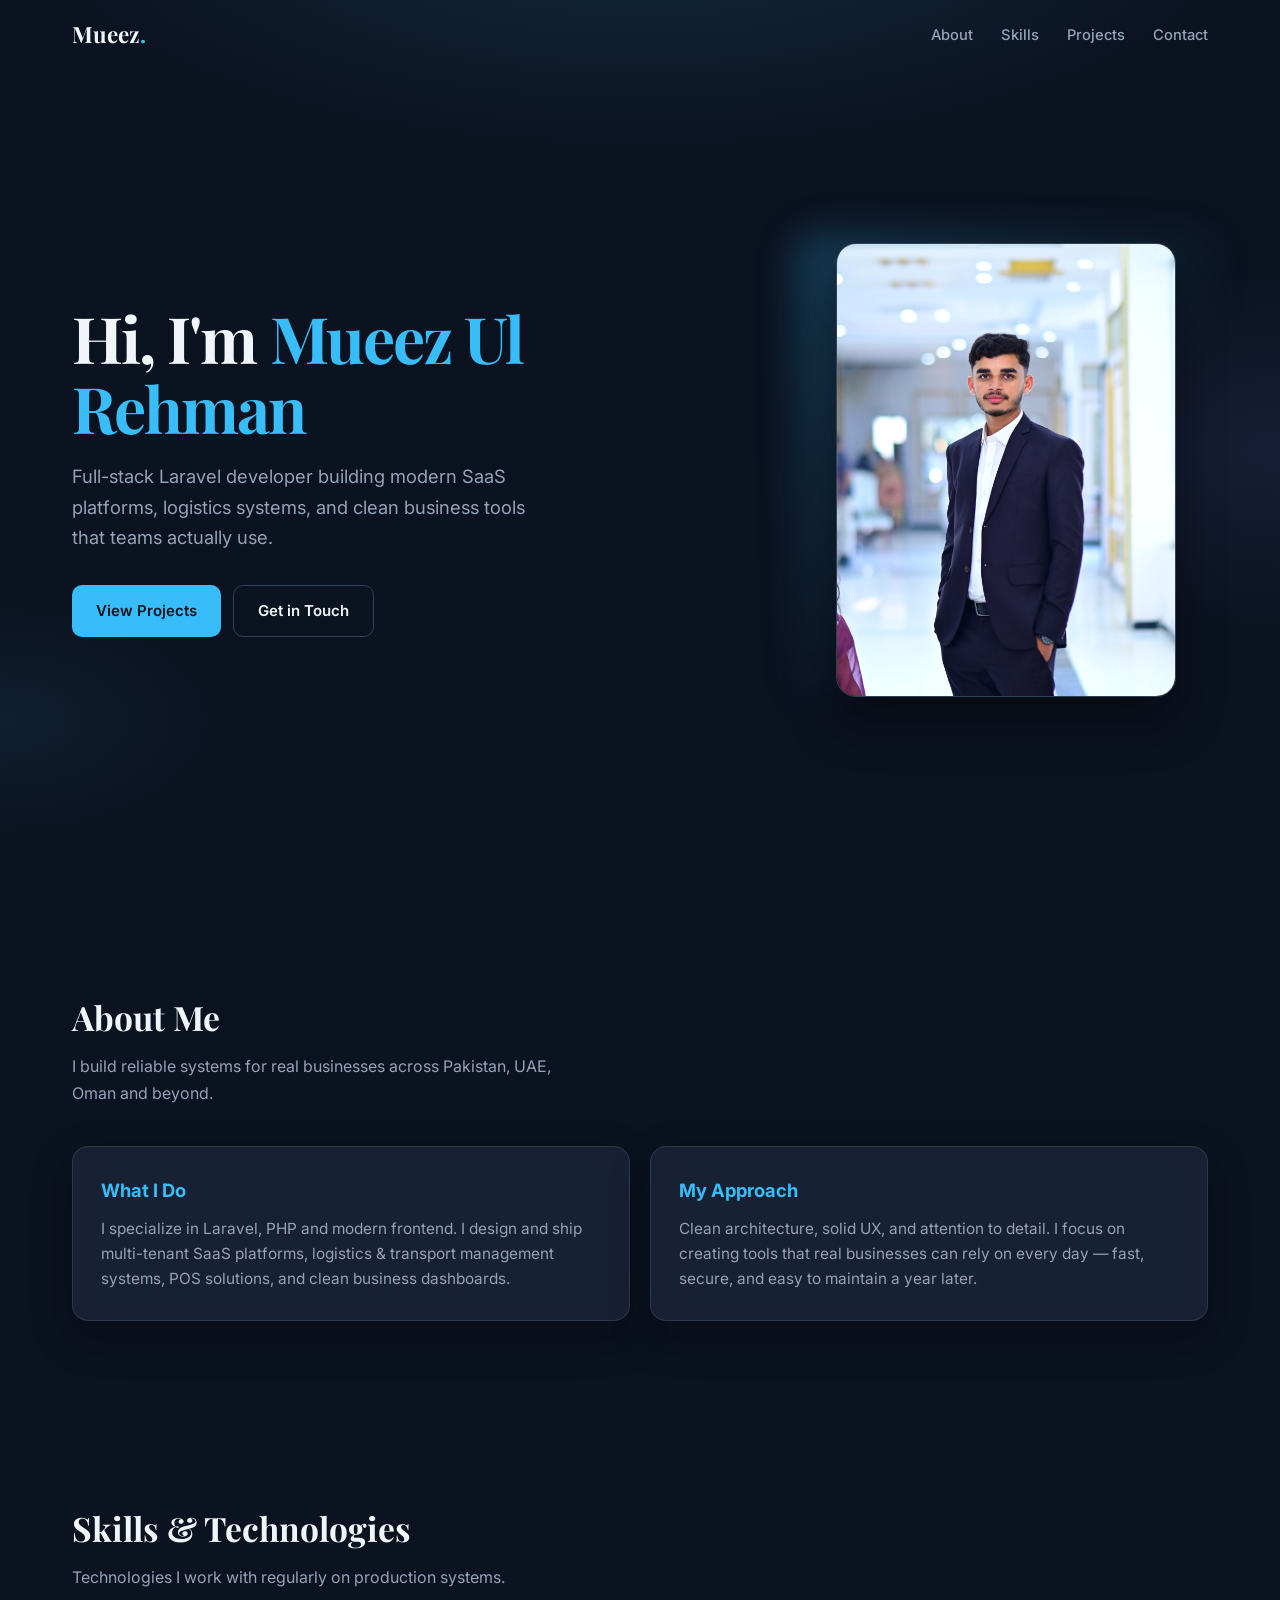
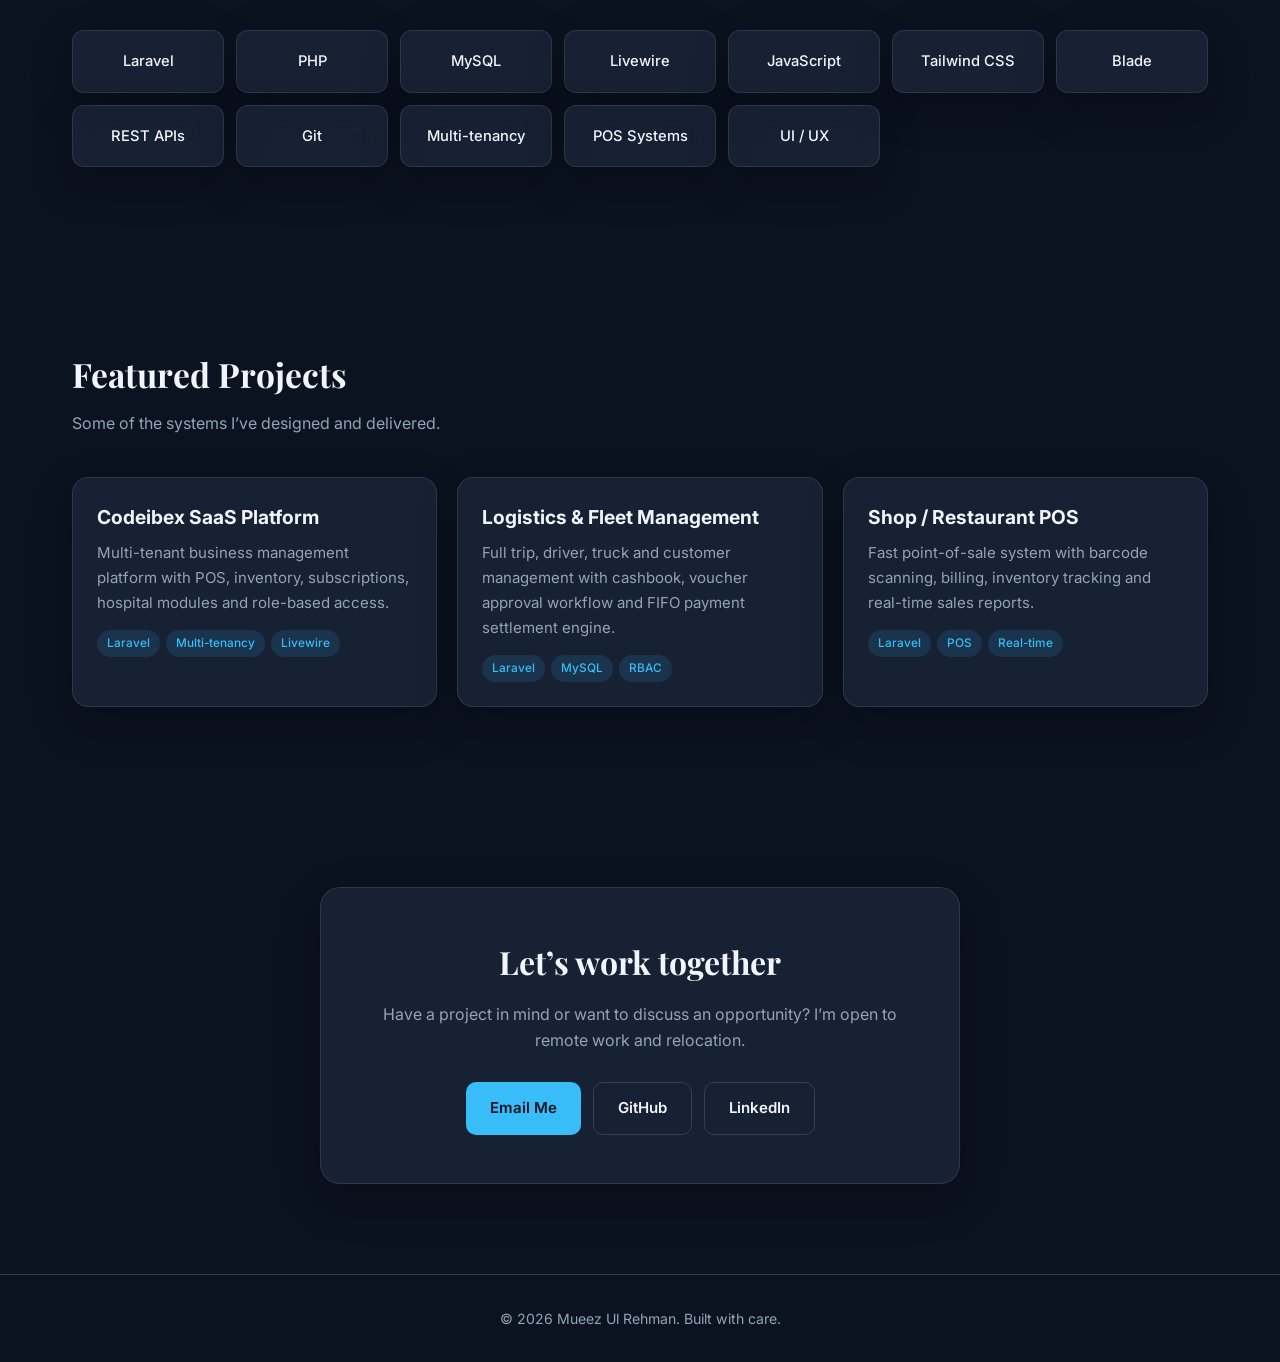
<file: index.html>
<!DOCTYPE html>
<html lang="en">
<head>
  <meta charset="UTF-8" />
  <meta name="viewport" content="width=device-width, initial-scale=1.0" />
  <title>Mueez Ul Rehman | Laravel Developer</title>
  <meta name="description" content="Full-stack Laravel developer building SaaS platforms, logistics systems, and business tools." />
  <link rel="preconnect" href="https://fonts.googleapis.com">
  <link rel="preconnect" href="https://fonts.gstatic.com" crossorigin>
  <link href="https://fonts.googleapis.com/css2?family=Inter:wght@400;500;600;700&family=Playfair+Display:wght@600;700&display=swap" rel="stylesheet">
  <style>
    :root {
      --bg: #0b1220;
      --bg-soft: #111827;
      --surface: #1e293b;
      --fg: #f1f5f9;
      --muted: #94a3b8;
      --primary: #38bdf8;
      --primary-dark: #0ea5e9;
      --primary-fg: #0b1220;
      --accent: #818cf8;
      --border: #334155;
      --glass: rgba(30, 41, 59, 0.7);
      --glass-edge: rgba(148, 163, 184, 0.18);
      --radius: 16px;
    }

    * { margin: 0; padding: 0; box-sizing: border-box; }
    html { scroll-behavior: smooth; }
    body {
      font-family: 'Inter', system-ui, -apple-system, sans-serif;
      background: var(--bg);
      color: var(--fg);
      line-height: 1.65;
      overflow-x: hidden;
      -webkit-font-smoothing: antialiased;
    }

    .bg-orbs {
      position: fixed;
      inset: 0;
      z-index: -1;
      background:
        radial-gradient(ellipse 90% 50% at 50% -10%, rgba(56, 189, 248, 0.15), transparent 55%),
        radial-gradient(ellipse 50% 40% at 100% 50%, rgba(129, 140, 248, 0.1), transparent 50%),
        radial-gradient(ellipse 40% 30% at 0% 80%, rgba(56, 189, 248, 0.08), transparent 45%),
        var(--bg);
    }

    .glass {
      background: var(--glass);
      backdrop-filter: blur(20px) saturate(1.4);
      -webkit-backdrop-filter: blur(20px) saturate(1.4);
      border: 1px solid var(--glass-edge);
      box-shadow: 0 16px 40px rgba(0,0,0,0.25);
    }

    .container {
      max-width: 1200px;
      margin: 0 auto;
      padding: 0 32px;
    }

    nav {
      position: fixed;
      top: 0; left: 0; right: 0;
      z-index: 100;
      padding: 16px 0;
      transition: all 0.3s ease;
    }
    nav.scrolled {
      background: rgba(11, 18, 32, 0.9);
      backdrop-filter: blur(16px);
      border-bottom: 1px solid var(--border);
    }
    .nav-inner {
      display: flex;
      align-items: center;
      justify-content: space-between;
    }
    .logo {
      font-family: 'Playfair Display', serif;
      font-size: 1.4rem;
      font-weight: 700;
      color: var(--fg);
      text-decoration: none;
    }
    .logo span { color: var(--primary); }
    .nav-links {
      display: flex;
      gap: 28px;
      list-style: none;
    }
    .nav-links a {
      color: var(--muted);
      text-decoration: none;
      font-size: 0.92rem;
      font-weight: 500;
      transition: color 0.2s;
    }
    .nav-links a:hover { color: var(--primary); }

    .hero {
      min-height: 100vh;
      display: flex;
      align-items: center;
      padding: 110px 0 70px;
    }
    .hero-grid {
      display: grid;
      grid-template-columns: 1.25fr 0.75fr;
      gap: 60px;
      align-items: center;
    }
    .hero-content h1 {
      font-family: 'Playfair Display', serif;
      font-size: clamp(2.7rem, 5vw, 4rem);
      line-height: 1.1;
      margin-bottom: 18px;
      letter-spacing: -0.03em;
    }
    .hero-content h1 span { color: var(--primary); }
    .hero-content .subtitle {
      font-size: 1.15rem;
      color: var(--muted);
      margin-bottom: 32px;
      max-width: 480px;
    }
    .hero-btns {
      display: flex;
      gap: 12px;
      flex-wrap: wrap;
    }
    .btn {
      display: inline-flex;
      align-items: center;
      padding: 13px 24px;
      border-radius: 10px;
      font-weight: 600;
      font-size: 0.94rem;
      text-decoration: none;
      transition: all 0.25s ease;
      border: none;
      cursor: pointer;
    }
    .btn-primary {
      background: var(--primary);
      color: var(--primary-fg);
    }
    .btn-primary:hover {
      background: var(--primary-dark);
      transform: translateY(-2px);
      box-shadow: 0 10px 24px rgba(56, 189, 248, 0.3);
    }
    .btn-ghost {
      background: transparent;
      color: var(--fg);
      border: 1px solid var(--border);
    }
    .btn-ghost:hover {
      border-color: var(--primary);
      color: var(--primary);
    }

    .hero-image {
      position: relative;
    }
    .hero-image img {
      width: 100%;
      max-width: 340px;
      border-radius: 20px;
      object-fit: cover;
      aspect-ratio: 3/4;
      display: block;
      margin: 0 auto;
      box-shadow: 0 24px 48px rgba(0,0,0,0.4);
      border: 1px solid var(--border);
    }
    .hero-image::before {
      content: '';
      position: absolute;
      inset: -12px;
      border-radius: 28px;
      background: linear-gradient(135deg, rgba(56,189,248,0.25), transparent 60%);
      z-index: -1;
      filter: blur(18px);
    }

    section { padding: 90px 0; }
    .section-title {
      font-family: 'Playfair Display', serif;
      font-size: 2.1rem;
      margin-bottom: 8px;
    }
    .section-sub {
      color: var(--muted);
      margin-bottom: 40px;
      max-width: 500px;
    }

    .about-grid {
      display: grid;
      grid-template-columns: 1fr 1fr;
      gap: 20px;
    }
    .about-card {
      padding: 28px;
      border-radius: var(--radius);
      transition: transform 0.3s ease;
    }
    .about-card:hover { transform: translateY(-6px); }
    .about-card h3 {
      font-size: 1.15rem;
      margin-bottom: 10px;
      color: var(--primary);
    }
    .about-card p { color: var(--muted); font-size: 0.96rem; }

    .skills-grid {
      display: grid;
      grid-template-columns: repeat(auto-fill, minmax(140px, 1fr));
      gap: 12px;
    }
    .skill {
      padding: 18px 14px;
      border-radius: 12px;
      text-align: center;
      font-weight: 500;
      font-size: 0.92rem;
      transition: all 0.3s ease;
    }
    .skill:hover {
      transform: translateY(-5px);
      border-color: var(--primary);
    }

    .projects-grid {
      display: grid;
      grid-template-columns: repeat(auto-fill, minmax(300px, 1fr));
      gap: 20px;
    }
    .project-card {
      border-radius: var(--radius);
      overflow: hidden;
      transition: all 0.35s ease;
    }
    .project-card:hover {
      transform: translateY(-8px);
      box-shadow: 0 20px 40px rgba(0,0,0,0.3);
    }
    .project-card .content { padding: 24px; }
    .project-card h3 { font-size: 1.2rem; margin-bottom: 8px; }
    .project-card p { color: var(--muted); font-size: 0.94rem; margin-bottom: 14px; }
    .tags { display: flex; flex-wrap: wrap; gap: 6px; }
    .tag {
      font-size: 0.74rem;
      padding: 4px 10px;
      border-radius: 20px;
      background: rgba(56, 189, 248, 0.12);
      color: var(--primary);
      font-weight: 500;
    }

    .contact-box {
      padding: 48px 40px;
      border-radius: 20px;
      text-align: center;
      max-width: 640px;
      margin: 0 auto;
    }
    .contact-box h2 {
      font-family: 'Playfair Display', serif;
      font-size: 2rem;
      margin-bottom: 12px;
    }
    .contact-box p { color: var(--muted); margin-bottom: 28px; }
    .contact-links {
      display: flex;
      justify-content: center;
      gap: 12px;
      flex-wrap: wrap;
    }

    footer {
      padding: 32px 0;
      text-align: center;
      color: var(--muted);
      font-size: 0.88rem;
      border-top: 1px solid var(--border);
    }

    .reveal {
      opacity: 0;
      transform: translateY(28px);
      transition: all 0.7s cubic-bezier(0.22, 1, 0.36, 1);
    }
    .reveal.visible {
      opacity: 1;
      transform: translateY(0);
    }

    @media (max-width: 860px) {
      .hero-grid, .about-grid {
        grid-template-columns: 1fr;
        text-align: center;
        gap: 36px;
      }
      .hero-content .subtitle { margin: 0 auto 28px; }
      .hero-btns { justify-content: center; }
      .nav-links { display: none; }
      .hero-image img { max-width: 260px; }
      .contact-box { padding: 36px 24px; }
      section { padding: 70px 0; }
    }
  </style>
</head>
<body>
  <div class="bg-orbs"></div>

  <nav id="navbar">
    <div class="container nav-inner">
      <a href="#" class="logo">Mueez<span>.</span></a>
      <ul class="nav-links">
        <li><a href="#about">About</a></li>
        <li><a href="#skills">Skills</a></li>
        <li><a href="#projects">Projects</a></li>
        <li><a href="#contact">Contact</a></li>
      </ul>
    </div>
  </nav>

  <section class="hero">
    <div class="container hero-grid">
      <div class="hero-content reveal">
        <h1>Hi, I'm <span>Mueez Ul Rehman</span></h1>
        <p class="subtitle">
          Full-stack Laravel developer building modern SaaS platforms, logistics systems, and clean business tools that teams actually use.
        </p>
        <div class="hero-btns">
          <a href="#projects" class="btn btn-primary">View Projects</a>
          <a href="#contact" class="btn btn-ghost">Get in Touch</a>
        </div>
      </div>
      <div class="hero-image reveal">
        <img src="profile.jpg" alt="Mueez Ul Rehman"
             onerror="this.src='https://mueezulrehman.github.io/assets/profile.jpg'" />
      </div>
    </div>
  </section>

  <section id="about">
    <div class="container">
      <h2 class="section-title reveal">About Me</h2>
      <p class="section-sub reveal">I build reliable systems for real businesses across Pakistan, UAE, Oman and beyond.</p>
      <div class="about-grid">
        <div class="about-card glass reveal">
          <h3>What I Do</h3>
          <p>
            I specialize in Laravel, PHP and modern frontend. I design and ship multi-tenant SaaS platforms,
            logistics & transport management systems, POS solutions, and clean business dashboards.
          </p>
        </div>
        <div class="about-card glass reveal">
          <h3>My Approach</h3>
          <p>
            Clean architecture, solid UX, and attention to detail. I focus on creating tools that
            real businesses can rely on every day — fast, secure, and easy to maintain a year later.
          </p>
        </div>
      </div>
    </div>
  </section>

  <section id="skills">
    <div class="container">
      <h2 class="section-title reveal">Skills & Technologies</h2>
      <p class="section-sub reveal">Technologies I work with regularly on production systems.</p>
      <div class="skills-grid">
        <div class="skill glass reveal">Laravel</div>
        <div class="skill glass reveal">PHP</div>
        <div class="skill glass reveal">MySQL</div>
        <div class="skill glass reveal">Livewire</div>
        <div class="skill glass reveal">JavaScript</div>
        <div class="skill glass reveal">Tailwind CSS</div>
        <div class="skill glass reveal">Blade</div>
        <div class="skill glass reveal">REST APIs</div>
        <div class="skill glass reveal">Git</div>
        <div class="skill glass reveal">Multi-tenancy</div>
        <div class="skill glass reveal">POS Systems</div>
        <div class="skill glass reveal">UI / UX</div>
      </div>
    </div>
  </section>

  <section id="projects">
    <div class="container">
      <h2 class="section-title reveal">Featured Projects</h2>
      <p class="section-sub reveal">Some of the systems I’ve designed and delivered.</p>
      <div class="projects-grid">
        <div class="project-card glass reveal">
          <div class="content">
            <h3>Codeibex SaaS Platform</h3>
            <p>Multi-tenant business management platform with POS, inventory, subscriptions, hospital modules and role-based access.</p>
            <div class="tags">
              <span class="tag">Laravel</span>
              <span class="tag">Multi-tenancy</span>
              <span class="tag">Livewire</span>
            </div>
          </div>
        </div>
        <div class="project-card glass reveal">
          <div class="content">
            <h3>Logistics & Fleet Management</h3>
            <p>Full trip, driver, truck and customer management with cashbook, voucher approval workflow and FIFO payment settlement engine.</p>
            <div class="tags">
              <span class="tag">Laravel</span>
              <span class="tag">MySQL</span>
              <span class="tag">RBAC</span>
            </div>
          </div>
        </div>
        <div class="project-card glass reveal">
          <div class="content">
            <h3>Shop / Restaurant POS</h3>
            <p>Fast point-of-sale system with barcode scanning, billing, inventory tracking and real-time sales reports.</p>
            <div class="tags">
              <span class="tag">Laravel</span>
              <span class="tag">POS</span>
              <span class="tag">Real-time</span>
            </div>
          </div>
        </div>
      </div>
    </div>
  </section>

  <section id="contact">
    <div class="container">
      <div class="contact-box glass reveal">
        <h2>Let’s work together</h2>
        <p>Have a project in mind or want to discuss an opportunity? I’m open to remote work and relocation.</p>
        <div class="contact-links">
          <a href="mailto:mueezulrehman20@gmail.com" class="btn btn-primary">Email Me</a>
          <a href="https://github.com/MueezulRehman" target="_blank" rel="noopener" class="btn btn-ghost">GitHub</a>
          <a href="https://www.linkedin.com/in/mueez-ul-rehman-b27830283/" target="_blank" rel="noopener" class="btn btn-ghost">LinkedIn</a>
        </div>
      </div>
    </div>
  </section>

  <footer>
    <div class="container">
      © 2026 Mueez Ul Rehman. Built with care.
    </div>
  </footer>

  <script>
    const navbar = document.getElementById('navbar');
    window.addEventListener('scroll', () => {
      navbar.classList.toggle('scrolled', window.scrollY > 40);
    });

    const reveals = document.querySelectorAll('.reveal');
    const observer = new IntersectionObserver((entries) => {
      entries.forEach(entry => {
        if (entry.isIntersecting) entry.target.classList.add('visible');
      });
    }, { threshold: 0.12 });
    reveals.forEach(el => observer.observe(el));
  </script>
</body>
</html>
</file>
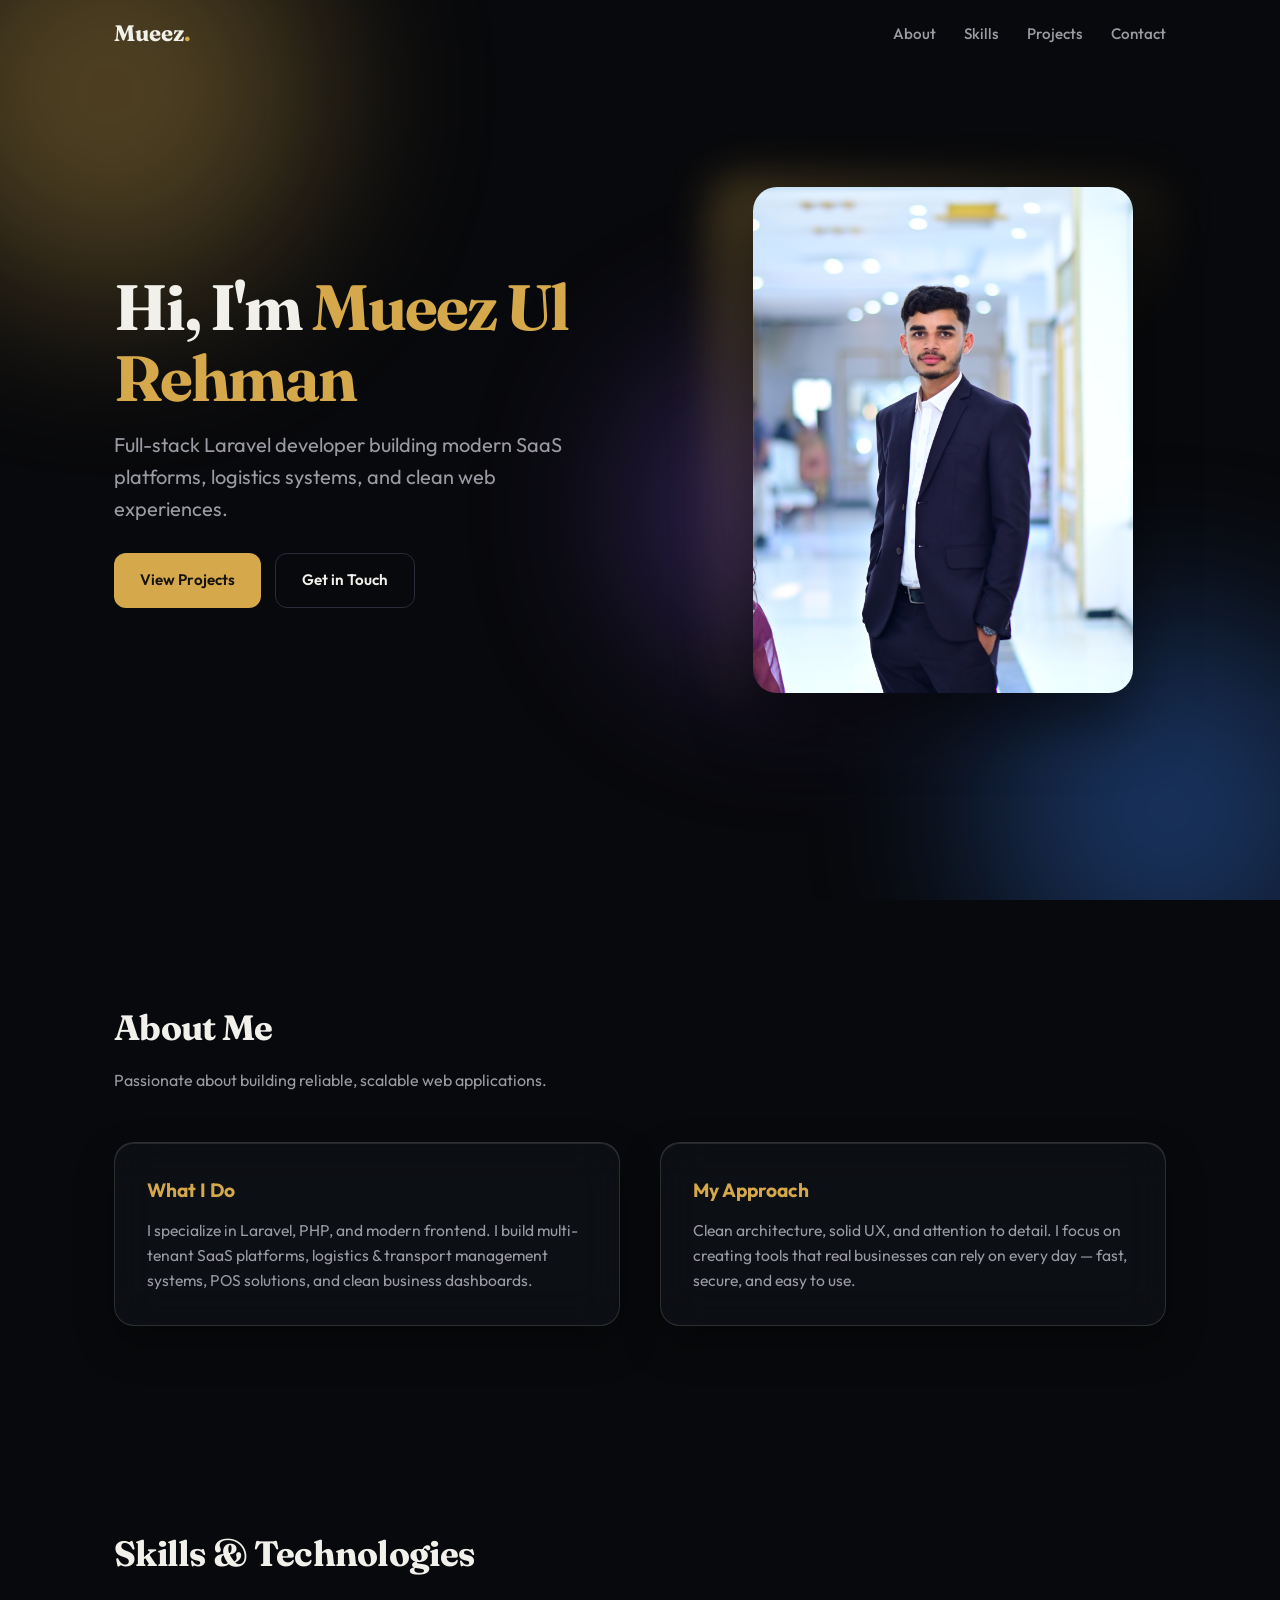
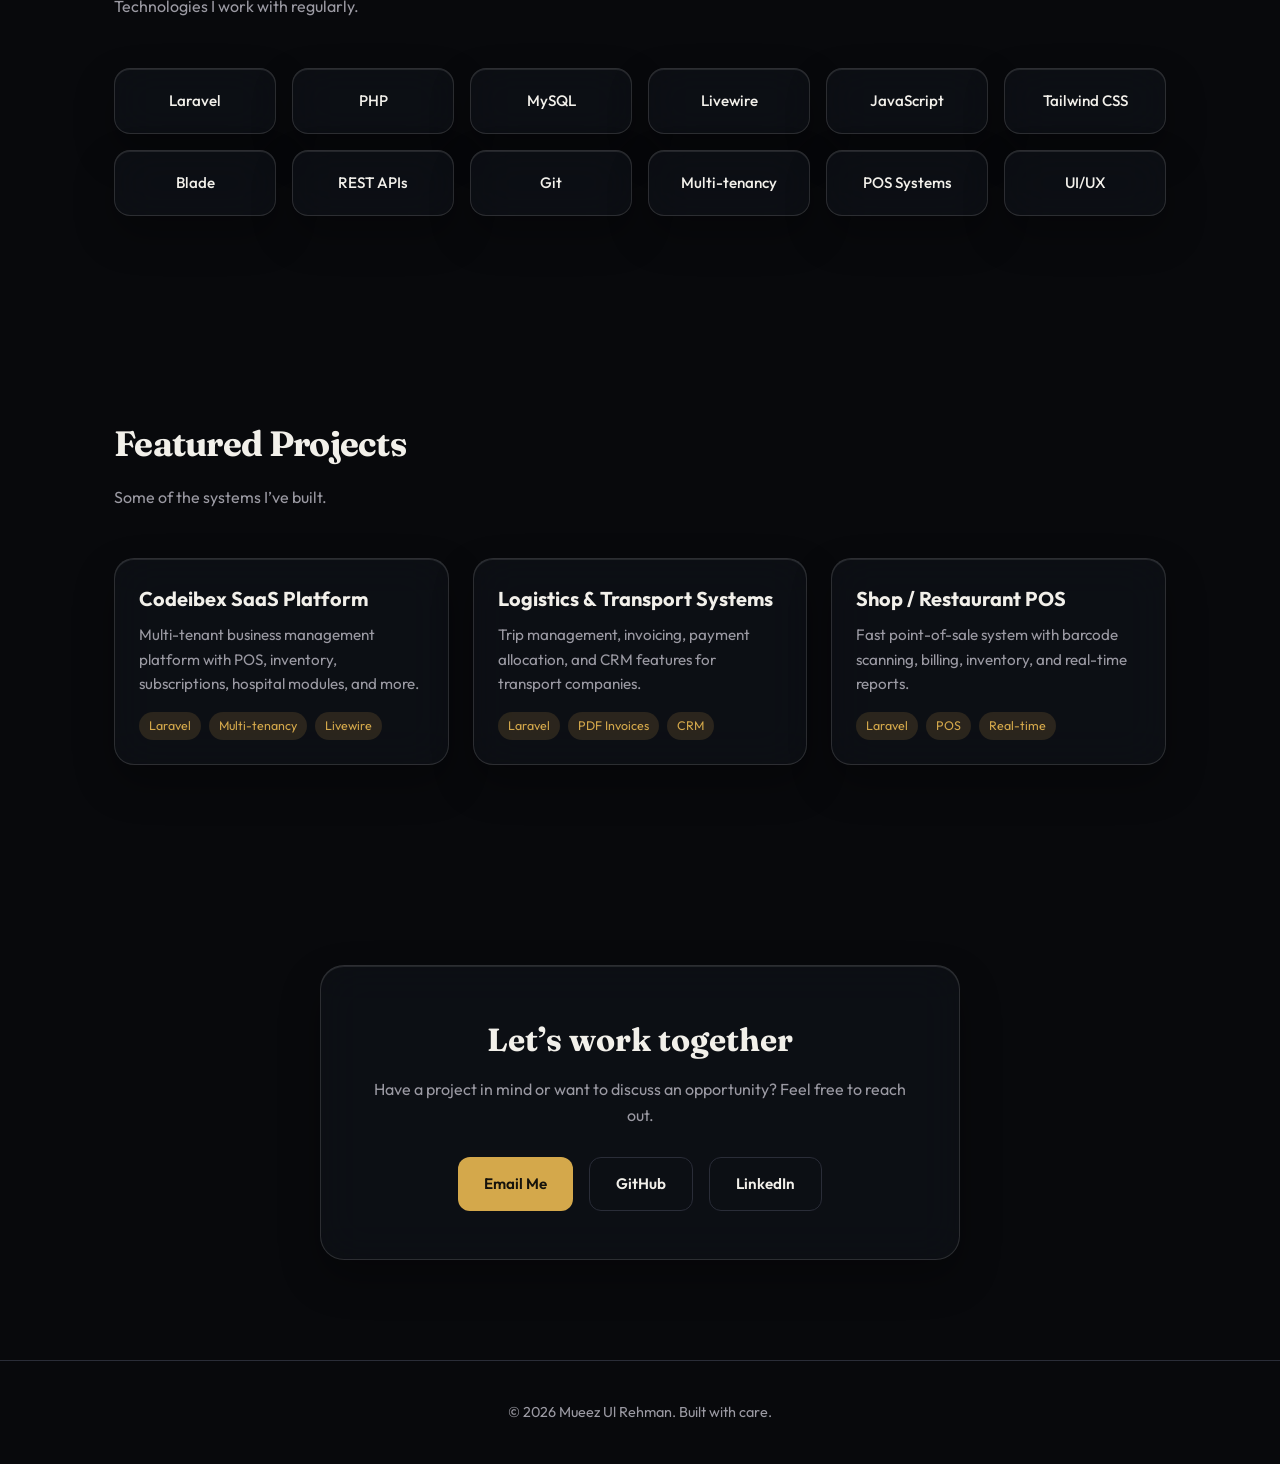
<file: index (3).html>
<!DOCTYPE html>
<html lang="en">
<head>
  <meta charset="UTF-8" />
  <meta name="viewport" content="width=device-width, initial-scale=1.0" />
  <title>Mueez Ul Rehman | Portfolio</title>
  <link rel="preconnect" href="https://fonts.googleapis.com">
  <link rel="preconnect" href="https://fonts.gstatic.com" crossorigin>
  <link href="https://fonts.googleapis.com/css2?family=Outfit:wght@300;400;500;600;700&family=Fraunces:opsz,wght@9..144,500;700&display=swap" rel="stylesheet">
  <style>
    :root {
      --bg: #08090c;
      --surface: #12141a;
      --raised: #1a1d26;
      --fg: #f2f0ea;
      --muted: #9b9aa3;
      --primary: #d4a84b;
      --primary-fg: #16130c;
      --border: #2a2d38;
      --glass: rgb(18 20 28 / 0.55);
      --glass-edge: rgb(242 240 234 / 0.14);
    }

    * { margin: 0; padding: 0; box-sizing: border-box; }
    html { scroll-behavior: smooth; }
    body {
      font-family: 'Outfit', system-ui, sans-serif;
      background: var(--bg);
      color: var(--fg);
      line-height: 1.6;
      overflow-x: hidden;
    }

    /* Background orbs */
    .bg-orbs {
      position: fixed;
      inset: 0;
      z-index: -1;
      overflow: hidden;
      pointer-events: none;
    }
    .bg-orbs span {
      position: absolute;
      border-radius: 50%;
      filter: blur(90px);
      opacity: 0.35;
      animation: float 14s ease-in-out infinite;
    }
    .bg-orbs span:nth-child(1) {
      width: 420px; height: 420px;
      background: #d4a84b;
      top: -120px; left: -100px;
    }
    .bg-orbs span:nth-child(2) {
      width: 380px; height: 380px;
      background: #3b82f6;
      bottom: -100px; right: -80px;
      animation-delay: -7s;
    }
    .bg-orbs span:nth-child(3) {
      width: 300px; height: 300px;
      background: #8b5cf6;
      top: 40%; left: 50%;
      animation-delay: -3s;
    }
    @keyframes float {
      0%, 100% { transform: translate(0, 0); }
      50% { transform: translate(40px, -30px); }
    }

    /* Glass */
    .glass {
      background: var(--glass);
      backdrop-filter: blur(22px) saturate(1.3);
      -webkit-backdrop-filter: blur(22px) saturate(1.3);
      border: 1px solid var(--glass-edge);
      box-shadow: inset 0 1px 0 rgb(255 255 255 / 0.1), 0 18px 40px rgb(0 0 0 / 0.3);
    }

    /* Layout */
    .container {
      max-width: 1100px;
      margin: 0 auto;
      padding: 0 24px;
    }

    /* Navbar */
    nav {
      position: fixed;
      top: 0; left: 0; right: 0;
      z-index: 100;
      padding: 16px 0;
      transition: all 0.3s;
    }
    nav.scrolled {
      background: rgb(8 9 12 / 0.75);
      backdrop-filter: blur(20px);
      border-bottom: 1px solid var(--border);
    }
    .nav-inner {
      display: flex;
      align-items: center;
      justify-content: space-between;
    }
    .logo {
      font-family: 'Fraunces', serif;
      font-size: 1.4rem;
      font-weight: 700;
      color: var(--fg);
      text-decoration: none;
    }
    .logo span { color: var(--primary); }
    .nav-links {
      display: flex;
      gap: 28px;
      list-style: none;
    }
    .nav-links a {
      color: var(--muted);
      text-decoration: none;
      font-size: 0.95rem;
      font-weight: 500;
      transition: color 0.2s;
    }
    .nav-links a:hover { color: var(--primary); }

    /* Hero */
    .hero {
      min-height: 100vh;
      display: flex;
      align-items: center;
      padding-top: 80px;
    }
    .hero-grid {
      display: grid;
      grid-template-columns: 1.1fr 0.9fr;
      gap: 60px;
      align-items: center;
    }
    .hero-content h1 {
      font-family: 'Fraunces', serif;
      font-size: clamp(2.8rem, 5vw, 4.2rem);
      line-height: 1.1;
      margin-bottom: 16px;
      letter-spacing: -0.03em;
    }
    .hero-content h1 span {
      color: var(--primary);
    }
    .hero-content .subtitle {
      font-size: 1.25rem;
      color: var(--muted);
      margin-bottom: 28px;
      max-width: 480px;
    }
    .hero-btns {
      display: flex;
      gap: 14px;
      flex-wrap: wrap;
    }
    .btn {
      display: inline-flex;
      align-items: center;
      gap: 8px;
      padding: 14px 26px;
      border-radius: 12px;
      font-weight: 600;
      font-size: 0.95rem;
      text-decoration: none;
      transition: all 0.25s cubic-bezier(0.22, 1, 0.36, 1);
      border: none;
      cursor: pointer;
    }
    .btn-primary {
      background: var(--primary);
      color: var(--primary-fg);
    }
    .btn-primary:hover {
      transform: translateY(-3px);
      box-shadow: 0 12px 28px rgb(212 168 75 / 0.35);
    }
    .btn-ghost {
      background: transparent;
      color: var(--fg);
      border: 1px solid var(--border);
    }
    .btn-ghost:hover {
      border-color: var(--primary);
      color: var(--primary);
    }

    .hero-image {
      position: relative;
    }
    .hero-image img {
      width: 100%;
      max-width: 380px;
      border-radius: 24px;
      object-fit: cover;
      aspect-ratio: 3/4;
      display: block;
      margin: 0 auto;
      box-shadow: 0 30px 60px rgb(0 0 0 / 0.5);
    }
    .hero-image::before {
      content: '';
      position: absolute;
      inset: -12px;
      border-radius: 32px;
      background: linear-gradient(135deg, rgb(212 168 75 / 0.3), transparent 60%);
      z-index: -1;
      filter: blur(20px);
    }

    /* Sections */
    section {
      padding: 100px 0;
    }
    .section-title {
      font-family: 'Fraunces', serif;
      font-size: 2.2rem;
      margin-bottom: 12px;
      letter-spacing: -0.02em;
    }
    .section-sub {
      color: var(--muted);
      margin-bottom: 48px;
      max-width: 520px;
    }

    /* About */
    .about-grid {
      display: grid;
      grid-template-columns: 1fr 1fr;
      gap: 40px;
    }
    .about-card {
      padding: 32px;
      border-radius: 20px;
    }
    .about-card h3 {
      font-size: 1.2rem;
      margin-bottom: 12px;
      color: var(--primary);
    }
    .about-card p {
      color: var(--muted);
      font-size: 0.98rem;
    }

    /* Skills */
    .skills-grid {
      display: grid;
      grid-template-columns: repeat(auto-fill, minmax(140px, 1fr));
      gap: 16px;
    }
    .skill {
      padding: 20px 16px;
      border-radius: 16px;
      text-align: center;
      font-weight: 500;
      font-size: 0.95rem;
      transition: transform 0.3s;
    }
    .skill:hover {
      transform: translateY(-6px) scale(1.03);
    }

    /* Projects */
    .projects-grid {
      display: grid;
      grid-template-columns: repeat(auto-fill, minmax(300px, 1fr));
      gap: 24px;
    }
    .project-card {
      border-radius: 20px;
      overflow: hidden;
      transition: transform 0.35s cubic-bezier(0.22, 1, 0.36, 1);
    }
    .project-card:hover {
      transform: translateY(-8px);
    }
    .project-card .content {
      padding: 24px;
    }
    .project-card h3 {
      font-size: 1.25rem;
      margin-bottom: 8px;
    }
    .project-card p {
      color: var(--muted);
      font-size: 0.95rem;
      margin-bottom: 16px;
    }
    .tags {
      display: flex;
      flex-wrap: wrap;
      gap: 8px;
    }
    .tag {
      font-size: 0.78rem;
      padding: 4px 10px;
      border-radius: 20px;
      background: rgb(212 168 75 / 0.15);
      color: var(--primary);
    }

    /* Contact */
    .contact-box {
      padding: 48px;
      border-radius: 24px;
      text-align: center;
      max-width: 640px;
      margin: 0 auto;
    }
    .contact-box h2 {
      font-family: 'Fraunces', serif;
      font-size: 2rem;
      margin-bottom: 12px;
    }
    .contact-box p {
      color: var(--muted);
      margin-bottom: 28px;
    }
    .contact-links {
      display: flex;
      justify-content: center;
      gap: 16px;
      flex-wrap: wrap;
    }

    /* Footer */
    footer {
      padding: 40px 0;
      text-align: center;
      color: var(--muted);
      font-size: 0.9rem;
      border-top: 1px solid var(--border);
    }

    /* Animations */
    .reveal {
      opacity: 0;
      transform: translateY(30px);
      transition: all 0.7s cubic-bezier(0.22, 1, 0.36, 1);
    }
    .reveal.visible {
      opacity: 1;
      transform: translateY(0);
    }

    /* Responsive */
    @media (max-width: 800px) {
      .hero-grid, .about-grid {
        grid-template-columns: 1fr;
        text-align: center;
      }
      .hero-content .subtitle { margin-left: auto; margin-right: auto; }
      .hero-btns { justify-content: center; }
      .nav-links { display: none; }
      .hero-image img { max-width: 280px; }
    }
  </style>
</head>
<body>
  <div class="bg-orbs">
    <span></span><span></span><span></span>
  </div>

  <!-- Navbar -->
  <nav id="navbar">
    <div class="container nav-inner">
      <a href="#" class="logo">Mueez<span>.</span></a>
      <ul class="nav-links">
        <li><a href="#about">About</a></li>
        <li><a href="#skills">Skills</a></li>
        <li><a href="#projects">Projects</a></li>
        <li><a href="#contact">Contact</a></li>
      </ul>
    </div>
  </nav>

  <!-- Hero -->
  <section class="hero">
    <div class="container hero-grid">
      <div class="hero-content reveal">
        <h1>Hi, I'm <span>Mueez Ul Rehman</span></h1>
        <p class="subtitle">
          Full-stack Laravel developer building modern SaaS platforms, logistics systems, and clean web experiences.
        </p>
        <div class="hero-btns">
          <a href="#projects" class="btn btn-primary">View Projects</a>
          <a href="#contact" class="btn btn-ghost">Get in Touch</a>
        </div>
      </div>
      <div class="hero-image reveal">
        <!-- Change profile.jpg to your actual photo name -->
        <img src="profile.jpg" alt="Mueez Ul Rehman" onerror="this.src='https://images.unsplash.com/photo-1507003211169-0a1dd7228f2d?w=400&h=500&fit=crop'" />
      </div>
    </div>
  </section>

  <!-- About -->
  <section id="about">
    <div class="container">
      <h2 class="section-title reveal">About Me</h2>
      <p class="section-sub reveal">Passionate about building reliable, scalable web applications.</p>
      <div class="about-grid">
        <div class="about-card glass reveal">
          <h3>What I Do</h3>
          <p>
            I specialize in Laravel, PHP, and modern frontend. I build multi-tenant SaaS platforms, 
            logistics & transport management systems, POS solutions, and clean business dashboards.
          </p>
        </div>
        <div class="about-card glass reveal">
          <h3>My Approach</h3>
          <p>
            Clean architecture, solid UX, and attention to detail. I focus on creating tools that 
            real businesses can rely on every day — fast, secure, and easy to use.
          </p>
        </div>
      </div>
    </div>
  </section>

  <!-- Skills -->
  <section id="skills">
    <div class="container">
      <h2 class="section-title reveal">Skills & Technologies</h2>
      <p class="section-sub reveal">Technologies I work with regularly.</p>
      <div class="skills-grid">
        <div class="skill glass reveal">Laravel</div>
        <div class="skill glass reveal">PHP</div>
        <div class="skill glass reveal">MySQL</div>
        <div class="skill glass reveal">Livewire</div>
        <div class="skill glass reveal">JavaScript</div>
        <div class="skill glass reveal">Tailwind CSS</div>
        <div class="skill glass reveal">Blade</div>
        <div class="skill glass reveal">REST APIs</div>
        <div class="skill glass reveal">Git</div>
        <div class="skill glass reveal">Multi-tenancy</div>
        <div class="skill glass reveal">POS Systems</div>
        <div class="skill glass reveal">UI/UX</div>
      </div>
    </div>
  </section>

  <!-- Projects -->
  <section id="projects">
    <div class="container">
      <h2 class="section-title reveal">Featured Projects</h2>
      <p class="section-sub reveal">Some of the systems I’ve built.</p>
      <div class="projects-grid">
        <div class="project-card glass reveal">
          <div class="content">
            <h3>Codeibex SaaS Platform</h3>
            <p>Multi-tenant business management platform with POS, inventory, subscriptions, hospital modules, and more.</p>
            <div class="tags">
              <span class="tag">Laravel</span>
              <span class="tag">Multi-tenancy</span>
              <span class="tag">Livewire</span>
            </div>
          </div>
        </div>
        <div class="project-card glass reveal">
          <div class="content">
            <h3>Logistics & Transport Systems</h3>
            <p>Trip management, invoicing, payment allocation, and CRM features for transport companies.</p>
            <div class="tags">
              <span class="tag">Laravel</span>
              <span class="tag">PDF Invoices</span>
              <span class="tag">CRM</span>
            </div>
          </div>
        </div>
        <div class="project-card glass reveal">
          <div class="content">
            <h3>Shop / Restaurant POS</h3>
            <p>Fast point-of-sale system with barcode scanning, billing, inventory, and real-time reports.</p>
            <div class="tags">
              <span class="tag">Laravel</span>
              <span class="tag">POS</span>
              <span class="tag">Real-time</span>
            </div>
          </div>
        </div>
      </div>
    </div>
  </section>

  <!-- Contact -->
  <section id="contact">
    <div class="container">
      <div class="contact-box glass reveal">
        <h2>Let’s work together</h2>
        <p>Have a project in mind or want to discuss an opportunity? Feel free to reach out.</p>
        <div class="contact-links">
          <a href="mailto:your.email@example.com" class="btn btn-primary">Email Me</a>
          <a href="https://github.com/MueezulRehman" target="_blank" class="btn btn-ghost">GitHub</a>
          <a href="https://linkedin.com/in/yourprofile" target="_blank" class="btn btn-ghost">LinkedIn</a>
        </div>
      </div>
    </div>
  </section>

  <footer>
    <div class="container">
      © 2026 Mueez Ul Rehman. Built with care.
    </div>
  </footer>

  <script>
    // Navbar scroll effect
    const navbar = document.getElementById('navbar');
    window.addEventListener('scroll', () => {
      navbar.classList.toggle('scrolled', window.scrollY > 40);
    });

    // Reveal on scroll
    const reveals = document.querySelectorAll('.reveal');
    const observer = new IntersectionObserver((entries) => {
      entries.forEach(entry => {
        if (entry.isIntersecting) {
          entry.target.classList.add('visible');
        }
      });
    }, { threshold: 0.12 });
    reveals.forEach(el => observer.observe(el));
  </script>
</body>
</html>
</file>
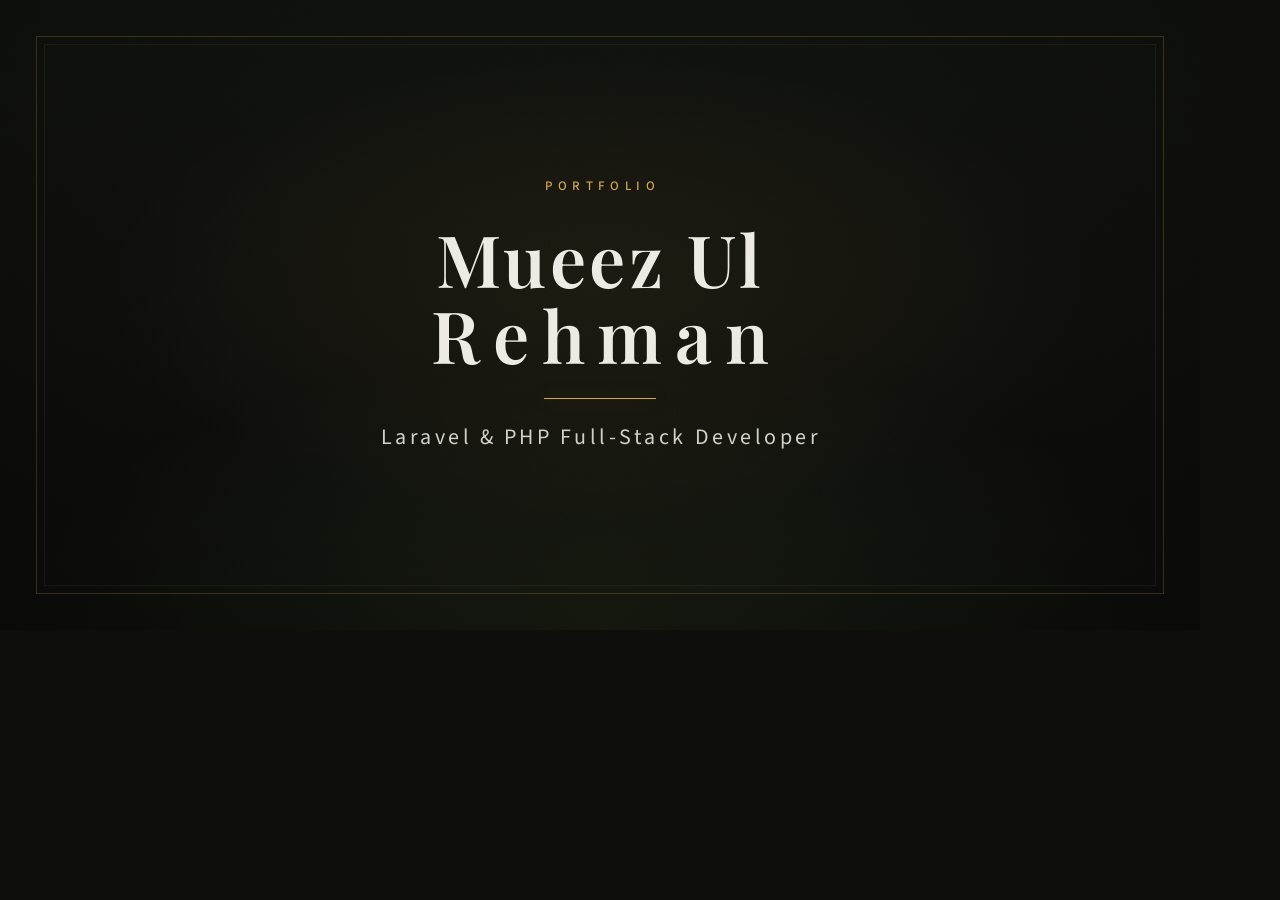
<file: .grok/og-card.html>
<!DOCTYPE html>
<html lang="en">
<head>
  <meta charset="utf-8" />
  <title>og card</title>
  <style>
    @font-face {
      font-family: "Playfair Display";
      src: url("fonts/PlayfairDisplay-500.ttf") format("truetype");
      font-weight: 500;
      font-style: normal;
    }
    @font-face {
      font-family: "Playfair Display";
      src: url("fonts/PlayfairDisplay-600.ttf") format("truetype");
      font-weight: 600;
      font-style: normal;
    }
    @font-face {
      font-family: "Playfair Display";
      src: url("fonts/PlayfairDisplay-700.ttf") format("truetype");
      font-weight: 700;
      font-style: normal;
    }
    @font-face {
      font-family: "Playfair Display";
      src: url("fonts/PlayfairDisplay-500i.ttf") format("truetype");
      font-weight: 500;
      font-style: italic;
    }
    @font-face {
      font-family: "Source Sans 3";
      src: url("fonts/SourceSans3-400.ttf") format("truetype");
      font-weight: 400;
      font-style: normal;
    }
    @font-face {
      font-family: "Source Sans 3";
      src: url("fonts/SourceSans3-500.ttf") format("truetype");
      font-weight: 500;
      font-style: normal;
    }
    @font-face {
      font-family: "Source Sans 3";
      src: url("fonts/SourceSans3-600.ttf") format("truetype");
      font-weight: 600;
      font-style: normal;
    }

    * { box-sizing: border-box; margin: 0; padding: 0; }
    html, body { width: 1200px; height: 630px; overflow: hidden; background: #0e0f0c; }

    .card {
      position: relative;
      width: 1200px;
      height: 630px;
      background:
        radial-gradient(ellipse 72% 64% at 50% 46%, rgba(212, 168, 75, 0.07) 0%, rgba(14, 15, 12, 0) 58%),
        radial-gradient(ellipse 90% 80% at 50% 100%, rgba(42, 48, 28, 0.45) 0%, rgba(14, 15, 12, 0) 55%),
        linear-gradient(180deg, #12140f 0%, #0e0f0c 42%, #0b0c0a 100%);
      color: #eceae3;
      display: flex;
      align-items: center;
      justify-content: center;
    }

    .grain {
      position: absolute;
      inset: 0;
      pointer-events: none;
      opacity: 0.22;
      mix-blend-mode: overlay;
      background-image: url("data:image/svg+xml;utf8,<svg xmlns='http://www.w3.org/2000/svg' width='180' height='180'><filter id='n'><feTurbulence type='fractalNoise' baseFrequency='0.85' numOctaves='4' stitchTiles='stitch'/><feColorMatrix values='0 0 0 0 0.92  0 0 0 0 0.9  0 0 0 0 0.78  0 0 0 0.55 0'/></filter><rect width='100%25' height='100%25' filter='url(%23n)'/></svg>");
    }

    .vignette {
      position: absolute;
      inset: 0;
      pointer-events: none;
      background: radial-gradient(ellipse 74% 70% at 50% 48%, rgba(14,15,12,0) 40%, rgba(8,9,6,0.55) 100%);
    }

    .frame {
      position: absolute;
      inset: 36px;
      border: 1px solid rgba(212, 168, 75, 0.22);
      pointer-events: none;
    }
    .frame::before {
      content: "";
      position: absolute;
      inset: 7px;
      border: 1px solid rgba(236, 234, 227, 0.06);
    }

    .lockup {
      position: relative;
      z-index: 2;
      text-align: center;
      display: flex;
      flex-direction: column;
      align-items: center;
      width: 780px;
    }

    .kicker {
      font-family: "Source Sans 3", sans-serif;
      font-weight: 500;
      font-size: 13px;
      letter-spacing: 0.42em;
      text-indent: 0.42em;
      text-transform: uppercase;
      color: #d4a84b;
      margin-bottom: 28px;
    }

    .name {
      font-family: "Playfair Display", serif;
      font-weight: 600;
      font-size: 68px;
      line-height: 0.98;
      letter-spacing: 0.035em;
      color: #eceae3;
      font-kerning: normal;
    }

    .name .line {
      display: block;
    }

    .name .line.primary {
      font-size: 72px;
      letter-spacing: 0.05em;
    }

    .name .line.family {
      font-size: 72px;
      letter-spacing: 0.18em;
      text-indent: 0.18em;
      margin-top: 6px;
    }

    .rule {
      width: 112px;
      height: 1.5px;
      margin: 28px 0 22px;
      background: #d4a84b;
      box-shadow: 0 0 18px rgba(212, 168, 75, 0.35);
    }

    .subtitle {
      font-family: "Source Sans 3", sans-serif;
      font-weight: 400;
      font-size: 22px;
      letter-spacing: 0.16em;
      text-indent: 0.08em;
      color: #eceae3;
      opacity: 0.88;
    }
  </style>
</head>
<body>
  <div class="card">
    <div class="grain"></div>
    <div class="vignette"></div>
    <div class="frame"></div>
    <div class="lockup">
      <div class="kicker">Portfolio</div>
      <h1 class="name">
        <span class="line primary">Mueez Ul</span>
        <span class="line family">Rehman</span>
      </h1>
      <div class="rule"></div>
      <p class="subtitle">Laravel & PHP Full-Stack Developer</p>
    </div>
  </div>
</body>
</html>
</file>
